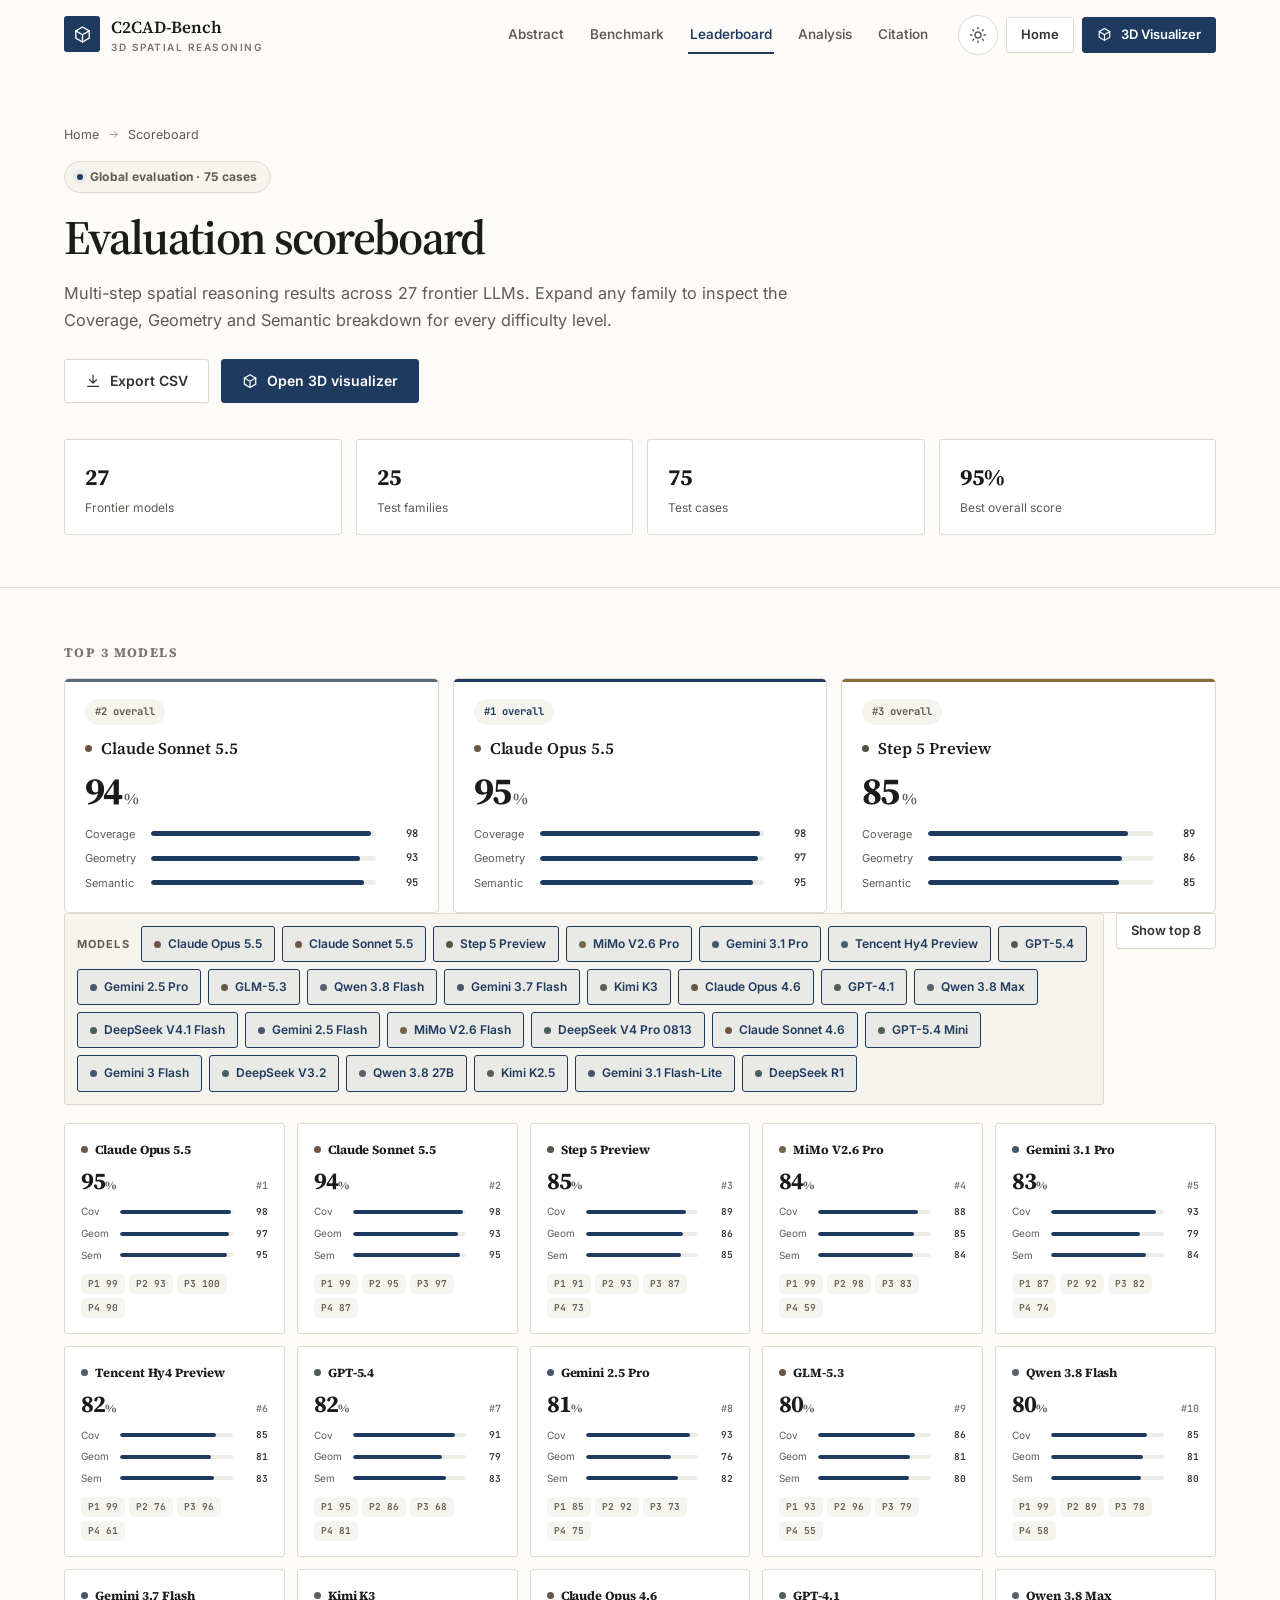
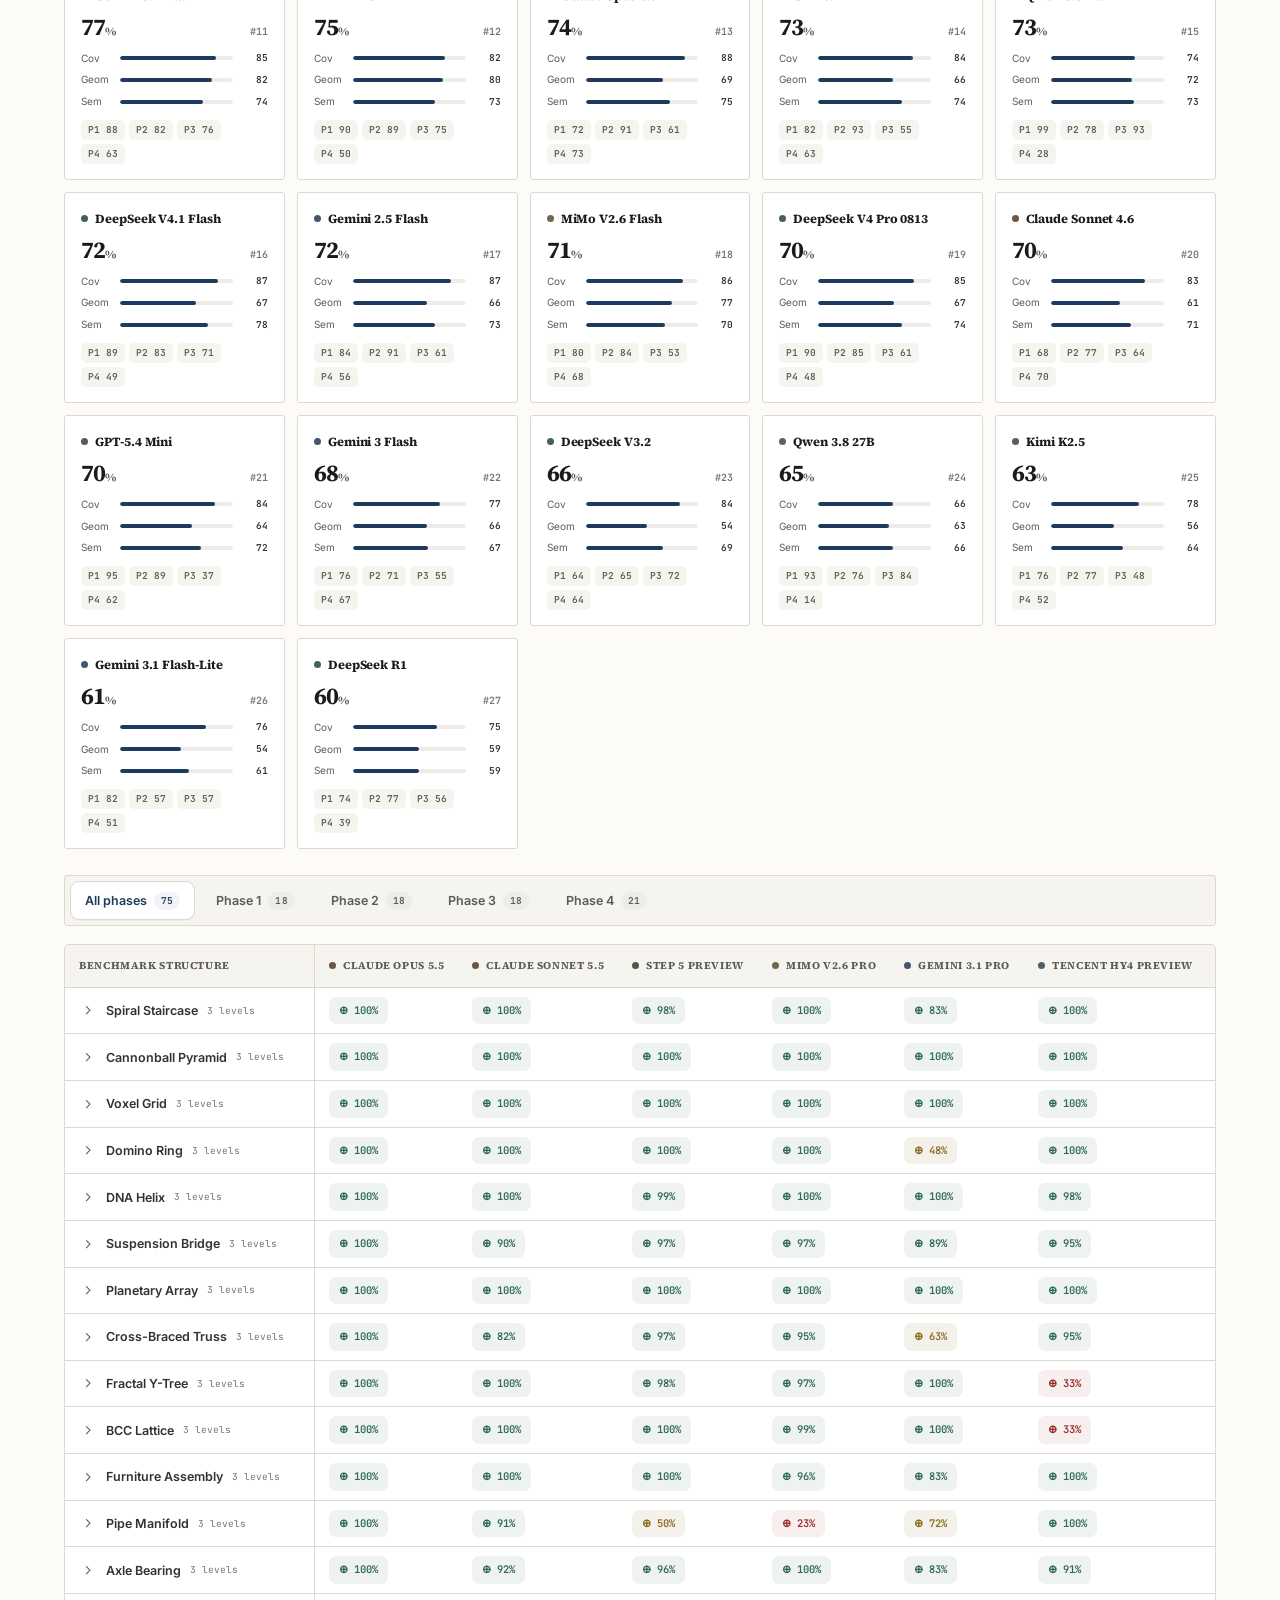
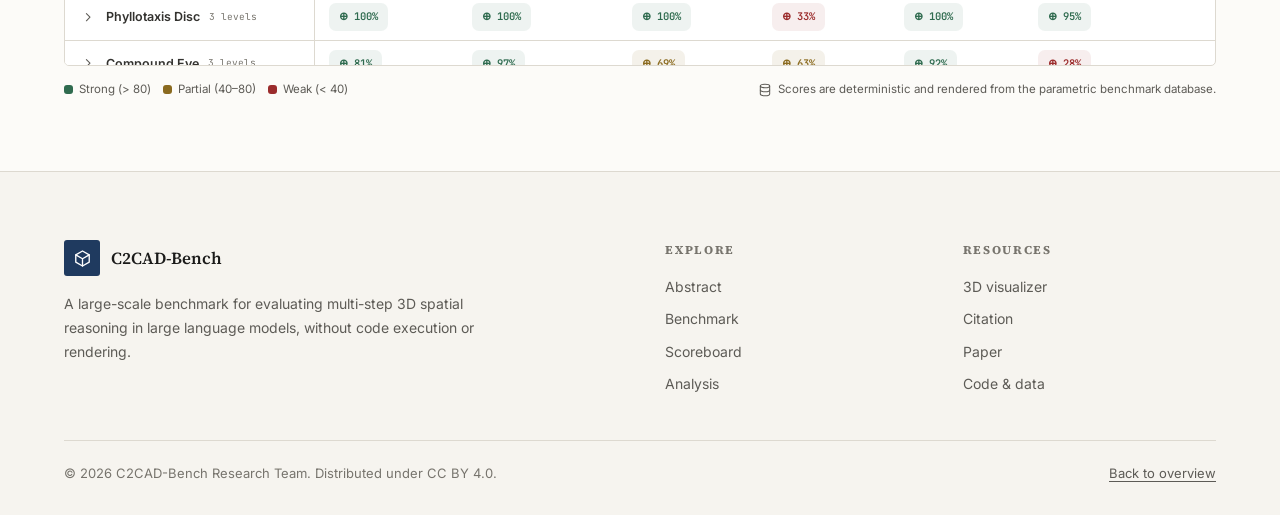
<file: ui/results.html>
<!DOCTYPE html>
<html lang="en" data-theme="light">
<head>
    <meta charset="UTF-8">
    <meta name="viewport" content="width=device-width, initial-scale=1.0">
    <title>C2CAD-Bench Scoreboard</title>
    <meta name="description" content="Full evaluation scoreboard for C2CAD-Bench across 27 frontier LLMs, 25 test families and 75 test cases.">
    <meta name="theme-color" content="#ffffff">

    <link rel="icon" href="data:image/svg+xml,%3Csvg xmlns='http://www.w3.org/2000/svg' viewBox='0 0 32 32'%3E%3Crect width='32' height='32' rx='8' fill='%231f3a5f'/%3E%3Cpath d='M16 6 7 11v10l9 5 9-5V11l-9-5Z' fill='none' stroke='white' stroke-width='1.8'/%3E%3Cpath d='m7 11 9 5 9-5M16 16v10' fill='none' stroke='white' stroke-width='1.8'/%3E%3C/svg%3E">

    <link rel="preconnect" href="https://fonts.googleapis.com">
    <link rel="preconnect" href="https://fonts.gstatic.com" crossorigin>
    <link href="https://fonts.googleapis.com/css2?family=Inter:wght@400;500;600&amp;family=JetBrains+Mono:wght@400;500&amp;family=Source+Serif+4:opsz,wght@8..60,400;8..60,600&amp;display=swap" rel="stylesheet">

    <link rel="stylesheet" href="../css/global.css">
    <link rel="stylesheet" href="../css/dashboard.css">
    <link rel="stylesheet" href="../css/research.css">

    <script>
        (function () {
            try {
                var saved = localStorage.getItem('c2cad-theme');
                if (saved === 'dark' || saved === 'light') {
                    document.documentElement.setAttribute('data-theme', saved);
                }
            } catch (e) { /* noop */ }
        })();
    </script>
</head>
<body>

    <div class="scroll-progress" aria-hidden="true"></div>

    <svg aria-hidden="true" style="position:absolute;width:0;height:0;overflow:hidden">
        <symbol id="i-cube" viewBox="0 0 24 24"><path d="M12 2.5 3.5 7.4v9.2L12 21.5l8.5-4.9V7.4L12 2.5Z"/><path d="m3.5 7.4 8.5 4.9 8.5-4.9M12 12.3v9.2"/></symbol>
        <symbol id="i-arrow" viewBox="0 0 24 24"><path d="M5 12h14M13 6l6 6-6 6"/></symbol>
        <symbol id="i-arrow-left" viewBox="0 0 24 24"><path d="M19 12H5M11 18l-6-6 6-6"/></symbol>
        <symbol id="i-chart" viewBox="0 0 24 24"><path d="M4 20V10M10 20V4M16 20v-7M22 20H2"/></symbol>
        <symbol id="i-sun" viewBox="0 0 24 24"><circle cx="12" cy="12" r="4"/><path d="M12 2v2M12 20v2M4.9 4.9l1.4 1.4M17.7 17.7l1.4 1.4M2 12h2M20 12h2M4.9 19.1l1.4-1.4M17.7 6.3l1.4-1.4"/></symbol>
        <symbol id="i-moon" viewBox="0 0 24 24"><path d="M20.5 14.5A8.5 8.5 0 0 1 9.5 3.5a8.5 8.5 0 1 0 11 11Z"/></symbol>
        <symbol id="i-menu" viewBox="0 0 24 24"><path d="M4 7h16M4 12h16M4 17h16"/></symbol>
        <symbol id="i-close" viewBox="0 0 24 24"><path d="M6 6l12 12M18 6 6 18"/></symbol>
        <symbol id="i-download" viewBox="0 0 24 24"><path d="M12 3v12M7 10l5 5 5-5M4 20h16"/></symbol>
        <symbol id="i-database" viewBox="0 0 24 24"><ellipse cx="12" cy="5" rx="8" ry="3"/><path d="M4 5v14c0 1.7 3.6 3 8 3s8-1.3 8-3V5"/><path d="M4 12c0 1.7 3.6 3 8 3s8-1.3 8-3"/></symbol>
    </svg>

    <header class="site-header">
        <div class="container nav-inner">
            <a class="brand" href="../index.html" aria-label="C2CAD-Bench home">
                <span class="brand-mark"><svg class="icon"><use href="#i-cube"></use></svg></span>
                <span>C2CAD-Bench<span class="brand-sub">3D Spatial Reasoning</span></span>
            </a>

            <div class="nav-menu" id="site-nav-menu">
                <nav class="nav-links" aria-label="Primary">
                    <a class="nav-link" href="../index.html#abstract">Abstract</a>
                    <a class="nav-link" href="../index.html#benchmark">Benchmark</a>
                    <a class="nav-link is-active" href="results.html">Leaderboard</a>
                    <a class="nav-link" href="../index.html#analysis">Analysis</a>
                    <a class="nav-link" href="../index.html#citation">Citation</a>
                </nav>
                <div class="nav-actions">
                    <button class="icon-btn theme-toggle" type="button" data-theme-toggle aria-label="Switch theme" aria-pressed="false">
                        <svg class="icon icon-sun"><use href="#i-sun"></use></svg>
                        <svg class="icon icon-moon"><use href="#i-moon"></use></svg>
                    </button>
                    <a class="btn btn-ghost btn-sm" href="../index.html">Home</a>
                    <a class="btn btn-primary btn-sm" href="visualizer.html">
                        <svg class="icon"><use href="#i-cube"></use></svg>
                        3D Visualizer
                    </a>
                </div>
            </div>

            <button class="nav-toggle" type="button" data-nav-toggle aria-controls="site-nav-menu" aria-expanded="false" aria-label="Toggle navigation">
                <svg class="icon icon-menu"><use href="#i-menu"></use></svg><svg class="icon icon-close"><use href="#i-close"></use></svg>
            </button>
        </div>
    </header>

    <main>
        <section class="page-hero">
            <div class="container">
                <nav class="breadcrumb" aria-label="Breadcrumb">
                    <a href="../index.html">Home</a>
                    <svg class="icon"><use href="#i-arrow"></use></svg>
                    <span>Scoreboard</span>
                </nav>

                <div class="badge"><span class="badge-dot"></span>Global evaluation · 75 cases</div>
                <h1 class="page-title" style="margin-top:16px">Evaluation scoreboard</h1>
                <p class="page-lead">
                    Multi-step spatial reasoning results across 27 frontier LLMs. Expand any family to
                    inspect the Coverage, Geometry and Semantic breakdown for every difficulty level.
                </p>

                <div class="btn-row page-hero-actions">
                    <button id="export-csv-btn" class="btn btn-ghost" type="button">
                        <svg class="icon"><use href="#i-download"></use></svg>
                        Export CSV
                    </button>
                    <a class="btn btn-primary" href="visualizer.html">
                        <svg class="icon"><use href="#i-cube"></use></svg>
                        Open 3D visualizer
                    </a>
                </div>

                <div class="kpi-strip">
                    <div class="kpi">
                        <div class="kpi-value">27</div>
                        <div class="kpi-label">Frontier models</div>
                    </div>
                    <div class="kpi">
                        <div class="kpi-value">25</div>
                        <div class="kpi-label">Test families</div>
                    </div>
                    <div class="kpi">
                        <div class="kpi-value">75</div>
                        <div class="kpi-label">Test cases</div>
                    </div>
                    <div class="kpi">
                        <div class="kpi-value" id="kpi-best">95%</div>
                        <div class="kpi-label">Best overall score</div>
                    </div>
                </div>
            </div>
        </section>

        <div class="dashboard-main">
            <div class="container">
                <div id="podium" class="podium-section"></div>

                <div class="leaderboard-toolbar">
                    <div class="model-toggle-bar" id="model-toggle-bar">
                        <span class="label">Models</span>
                    </div>
                    <button id="toggle-all-btn" class="btn btn-ghost btn-sm" type="button">Show all models</button>
                </div>

                <div class="summary-section">
                    <div class="summary-grid" id="summary-row"></div>
                </div>

                <div class="phase-tabs" id="phase-bar-container">
                    <button class="phase-tab is-active" type="button" data-phase="0">All phases <span class="badge">75</span></button>
                    <button class="phase-tab" type="button" data-phase="1">Phase 1 <span class="badge">18</span></button>
                    <button class="phase-tab" type="button" data-phase="2">Phase 2 <span class="badge">18</span></button>
                    <button class="phase-tab" type="button" data-phase="3">Phase 3 <span class="badge">18</span></button>
                    <button class="phase-tab" type="button" data-phase="4">Phase 4 <span class="badge">21</span></button>
                </div>

                <div class="scoreboard-card">
                    <div class="scoreboard-scroll">
                        <table class="scoreboard-table">
                            <thead id="table-head"></thead>
                            <tbody id="table-body">
                                <tr>
                                    <td colspan="100%">
                                        <div class="data-state">
                                            <div class="spinner"></div>
                                            <p>Loading evaluation data…</p>
                                        </div>
                                    </td>
                                </tr>
                            </tbody>
                        </table>
                    </div>
                </div>

                <div class="legend">
                    <span class="legend-item"><span class="legend-swatch good"></span>Strong (&gt; 80)</span>
                    <span class="legend-item"><span class="legend-swatch warn"></span>Partial (40–80)</span>
                    <span class="legend-item"><span class="legend-swatch bad"></span>Weak (&lt; 40)</span>
                    <span class="legend-item" style="margin-left:auto">
                        <svg class="icon" style="width:14px;height:14px"><use href="#i-database"></use></svg>
                        Scores are deterministic and rendered from the parametric benchmark database.
                    </span>
                </div>
            </div>
        </div>
    </main>

    <footer class="site-footer">
        <div class="container">
            <div class="footer-grid">
                <div class="footer-brand">
                    <a class="brand" href="../index.html">
                        <span class="brand-mark"><svg class="icon"><use href="#i-cube"></use></svg></span>
                        <span>C2CAD-Bench</span>
                    </a>
                    <p class="footer-about">
                        A large-scale benchmark for evaluating multi-step 3D spatial reasoning in
                        large language models, without code execution or rendering.
                    </p>
                </div>
                <div>
                    <div class="footer-title">Explore</div>
                    <nav class="footer-links" aria-label="Footer explore">
                        <a href="../index.html#abstract">Abstract</a>
                        <a href="../index.html#benchmark">Benchmark</a>
                        <a href="results.html">Scoreboard</a>
                        <a href="../index.html#analysis">Analysis</a>
                    </nav>
                </div>
                <div>
                    <div class="footer-title">Resources</div>
                    <nav class="footer-links" aria-label="Footer resources">
                        <a href="visualizer.html">3D visualizer</a>
                        <a href="../index.html#citation">Citation</a>
                        <a href="https://arxiv.org/abs/xxxx.xxxxx" target="_blank" rel="noopener">Paper</a>
                        <a href="https://github.com/neurips2026submission-alt/c2cad-bench" target="_blank" rel="noopener">Code &amp; data</a>
                    </nav>
                </div>
            </div>
            <div class="footer-bottom">
                <span>&copy; <span data-year>2026</span> C2CAD-Bench Research Team. Distributed under CC BY 4.0.</span>
                <a href="../index.html">Back to overview</a>
            </div>
        </div>
    </footer>

    <script>
        (function () {
            var ts = Date.now();
            var loaded = false;

            function load(src) {
                return new Promise(function (resolve, reject) {
                    var tag = document.createElement('script');
                    tag.src = src;
                    tag.onload = resolve;
                    tag.onerror = function () {
                        reject(new Error('Failed to load ' + src));
                    };
                    document.head.appendChild(tag);
                });
            }

            function loadData() {
                if (loaded) return Promise.resolve();
                return load('../results/showcase_db.js?v=' + ts)
                    .then(function () {
                        loaded = true;
                        window.dispatchEvent(new Event('CG3D_SCORE_READY'));
                        window.dispatchEvent(new Event('CG3D_DATA_READY'));
                    })
                    .catch(function (error) {
                        console.error('Scoreboard data loading error:', error);
                        window.CG3D_DATA_FAILED = error;
                        window.dispatchEvent(new CustomEvent('CG3D_DATA_ERROR', { detail: error }));
                    });
            }

            window._loadData = loadData;
            loadData();
        })();
    </script>

    <script src="../js/site.js"></script>
    <script src="../js/scoreboard.js"></script>
</body>
</html>
</file>
<file: css/global.css>
/* ==========================================================================
   C2CAD-Bench — Design System
   Modern academic bench site: light-first, dark-mode ready.
   ========================================================================== */

:root {
  /* Typography */
  --font-sans: "Inter", system-ui, -apple-system, "Segoe UI", sans-serif;
  --font-display: "Sora", "Inter", system-ui, sans-serif;
  --font-mono: "JetBrains Mono", "SFMono-Regular", Consolas, monospace;

  /* Brand palette */
  --accent: #1f3a5f;
  --accent-strong: #14273f;
  --accent-soft: rgba(31, 58, 95, 0.06);
  --accent-ring: rgba(31, 58, 95, 0.22);
  --accent-2: #5b6b7c;
  --accent-2-soft: rgba(91, 107, 124, 0.09);
  --accent-3: #8a6d3b;
  --gradient: var(--accent);
  --gradient-soft: rgba(31, 58, 95, 0.06);

  /* Surfaces */
  --bg: #ffffff;
  --bg-soft: #f5f6fb;
  --bg-deep: #eef0f8;
  --bg-elev: #ffffff;
  --bg-glass: rgba(255, 255, 255, 0.78);
  --bg-code: #0d1224;

  /* Ink */
  --ink: #0b1020;
  --ink-soft: #2a3350;
  --muted: #5a647c;
  --muted-2: #7a849c;

  /* Lines */
  --border: #e6e8f2;
  --border-strong: #d5d9ea;

  /* Status */
  --good: #059669;
  --good-bg: rgba(5, 150, 105, 0.1);
  --warn: #d97706;
  --warn-bg: rgba(217, 119, 6, 0.11);
  --bad: #9b2c2c;
  --bad-bg: rgba(225, 29, 72, 0.1);

  /* Effects */
  --radius-xs: 8px;
  --radius-sm: 12px;
  --radius: 18px;
  --radius-lg: 26px;
  --radius-full: 999px;
  --shadow-xs: 0 1px 2px rgba(11, 16, 32, 0.05);
  --shadow-sm: 0 2px 8px rgba(11, 16, 32, 0.05);
  --shadow-md: 0 12px 32px -12px rgba(11, 16, 32, 0.18);
  --shadow-lg: 0 30px 60px -24px rgba(11, 16, 32, 0.26);
  --shadow-glow: 0 18px 50px -18px rgba(79, 70, 229, 0.55);
  --transition: 180ms cubic-bezier(0.22, 0.61, 0.36, 1);

  /* Layout */
  --nav-h: 70px;
  --container: 1200px;
  --container-wide: 1320px;

  color-scheme: light;
}

[data-theme="dark"] {
  --accent: #9db8d6;
  --accent-strong: #c3d6ea;
  --accent-soft: rgba(157, 184, 214, 0.09);
  --accent-ring: rgba(157, 184, 214, 0.22);
  --accent-2: #a8a396;
  --accent-2-soft: rgba(168, 163, 150, 0.1);
  --accent-3: #c2a878;
  --gradient: var(--accent);
  --gradient-soft: rgba(157, 184, 214, 0.09);

  --bg: #080b15;
  --bg-soft: #0d1120;
  --bg-deep: #111629;
  --bg-elev: #111628;
  --bg-glass: rgba(10, 14, 27, 0.72);
  --bg-code: #060913;

  --ink: #f1f3ff;
  --ink-soft: #cbd1ea;
  --muted: #9aa3c0;
  --muted-2: #7e88a8;

  --border: #202944;
  --border-strong: #2c3758;

  --good: #34d399;
  --good-bg: rgba(52, 211, 153, 0.12);
  --warn: #fbbf24;
  --warn-bg: rgba(251, 191, 36, 0.12);
  --bad: #cf9191;
  --bad-bg: rgba(251, 113, 133, 0.12);

  --shadow-xs: 0 1px 2px rgba(0, 0, 0, 0.3);
  --shadow-sm: 0 2px 10px rgba(0, 0, 0, 0.35);
  --shadow-md: 0 16px 36px -16px rgba(0, 0, 0, 0.6);
  --shadow-lg: 0 34px 70px -26px rgba(0, 0, 0, 0.72);
  --shadow-glow: 0 20px 55px -18px rgba(129, 140, 248, 0.4);

  color-scheme: dark;
}

/* --------------------------------------------------------------------------
   Reset & base
   -------------------------------------------------------------------------- */

*,
*::before,
*::after {
  box-sizing: border-box;
}

html {
  scroll-behavior: smooth;
  scroll-padding-top: calc(var(--nav-h) + 28px);
  -webkit-text-size-adjust: 100%;
}

body {
  margin: 0;
  min-height: 100vh;
  background: var(--bg);
  color: var(--ink);
  font-family: var(--font-sans);
  font-size: 16px;
  line-height: 1.68;
  -webkit-font-smoothing: antialiased;
  text-rendering: optimizeLegibility;
  overflow-x: hidden;
  transition: background-color 220ms ease, color 220ms ease;
}

h1,
h2,
h3,
h4,
h5,
h6 {
  margin: 0;
  font-family: var(--font-display);
  font-weight: 700;
  line-height: 1.18;
  letter-spacing: -0.02em;
  color: var(--ink);
}

p {
  margin: 0;
}

a {
  color: inherit;
  text-decoration: none;
}

img,
svg,
canvas {
  display: block;
  max-width: 100%;
}

button,
input,
select,
textarea {
  font: inherit;
  color: inherit;
}

button {
  background: none;
  border: 0;
  cursor: pointer;
}

ul,
ol {
  margin: 0;
  padding: 0;
  list-style: none;
}

pre,
code,
kbd {
  font-family: var(--font-mono);
}

::selection {
  background: var(--accent);
  color: #ffffff;
}

:focus-visible {
  outline: 2px solid var(--accent);
  outline-offset: 3px;
  border-radius: 6px;
}

/* Scrollbars */
* {
  scrollbar-width: thin;
  scrollbar-color: var(--border-strong) transparent;
}

*::-webkit-scrollbar {
  width: 10px;
  height: 10px;
}

*::-webkit-scrollbar-thumb {
  background: var(--border-strong);
  border-radius: 999px;
  border: 2px solid var(--bg);
}

*::-webkit-scrollbar-track {
  background: transparent;
}

/* --------------------------------------------------------------------------
   Layout helpers
   -------------------------------------------------------------------------- */

.container {
  width: 100%;
  max-width: var(--container);
  margin-inline: auto;
  padding-inline: 24px;
}

.container-wide {
  max-width: var(--container-wide);
}

.section {
  position: relative;
  padding: 96px 0;
}

.section--tight {
  padding: 72px 0;
}

.section--soft {
  background: var(--bg-soft);
  border-block: 1px solid var(--border);
}

.section--deep {
  background: var(--bg-deep);
}

.section-head {
  max-width: 760px;
  margin-bottom: 46px;
}

.section-head--center {
  margin-inline: auto;
  text-align: center;
}

.section-head--split {
  display: flex;
  align-items: flex-end;
  justify-content: space-between;
  gap: 32px;
  max-width: none;
}

.eyebrow {
  display: inline-flex;
  align-items: center;
  gap: 9px;
  font-size: 12px;
  font-weight: 700;
  letter-spacing: 0.16em;
  text-transform: uppercase;
  color: var(--accent);
}

.eyebrow::before {
  content: "";
  width: 22px;
  height: 2px;
  border-radius: 2px;
  background: var(--gradient);
}

.section-title {
  margin: 10px 0 14px;
  font-size: clamp(1.7rem, 3.3vw, 2.55rem);
  font-weight: 700;
}

.section-lead {
  max-width: 680px;
  color: var(--muted);
  font-size: 1.04rem;
}

.section-head--center .section-lead {
  margin-inline: auto;
}

.text-gradient {
  color: var(--accent);
}

.muted {
  color: var(--muted);
}

.mono {
  font-family: var(--font-mono);
}

.text-good {
  color: var(--good);
}

.text-warn {
  color: var(--warn);
}

.text-bad {
  color: var(--bad);
}

.icon {
  width: 1.15em;
  height: 1.15em;
  flex: 0 0 auto;
  fill: none;
  stroke: currentColor;
  stroke-width: 1.8;
  stroke-linecap: round;
  stroke-linejoin: round;
}

.visually-hidden {
  position: absolute !important;
  width: 1px;
  height: 1px;
  padding: 0;
  margin: -1px;
  overflow: hidden;
  clip: rect(0, 0, 0, 0);
  white-space: nowrap;
  border: 0;
}

.spinner {
  width: 26px;
  height: 26px;
  border: 2px solid var(--border);
  border-top-color: var(--accent);
  border-radius: 50%;
  animation: spin 0.8s linear infinite;
}

@keyframes spin {
  to {
    transform: rotate(360deg);
  }
}

/* Provider markers (shared by scoreboard and visualizer) */
.provider-dot {
  display: inline-block;
  width: 7px;
  height: 7px;
  flex: 0 0 auto;
  border-radius: 50%;
  background: #94a3b8;
}

.dot-gemini {
  background: #3b5f8a;
}

.dot-claude {
  background: #8a5a3b;
}

.dot-deepseek {
  background: #3f6b6b;
}

.dot-openai {
  background: #4f6b4f;
}

.dot-mistral {
  background: #8a4d4d;
}

.dot-kimi {
  background: #6b6459;
}

.dot-custom {
  background: #77746d;
}

.dot-qwen {
  background: #5b6b7c;
}

.dot-xiaomi {
  background: #8a6d3b;
}

.dot-tencent {
  background: #3f6b8a;
}

.dot-stepfun {
  background: #55603f;
}

.dot-deepinfra {
  background: #6b6459;
}

.dot-zhipu {
  background: #7a5c43;
}

/* --------------------------------------------------------------------------
   Buttons & badges
   -------------------------------------------------------------------------- */

.btn {
  display: inline-flex;
  align-items: center;
  justify-content: center;
  gap: 9px;
  min-height: 44px;
  padding: 10px 20px;
  border: 1px solid transparent;
  border-radius: var(--radius-sm);
  font-family: var(--font-sans);
  font-size: 14px;
  font-weight: 600;
  line-height: 1;
  white-space: nowrap;
  cursor: pointer;
  transition: transform var(--transition), background var(--transition),
    border-color var(--transition), box-shadow var(--transition), color var(--transition);
}

.btn:hover {
  transform: translateY(-1px);
}

.btn:active {
  transform: translateY(0);
}

.btn-primary {
  background: var(--accent);
  color: #ffffff;
  box-shadow: 0 10px 24px -12px var(--accent);
}

.btn-primary:hover {
  background: var(--accent-strong);
  box-shadow: 0 14px 30px -12px var(--accent);
}

.btn-gradient {
  background: var(--gradient);
  color: #ffffff;
  box-shadow: var(--shadow-glow);
}

.btn-gradient:hover {
  filter: brightness(1.05);
}

.btn-ghost {
  background: var(--bg-elev);
  border-color: var(--border);
  color: var(--ink-soft);
  box-shadow: var(--shadow-xs);
}

.btn-ghost:hover {
  border-color: var(--border-strong);
  color: var(--ink);
  box-shadow: var(--shadow-sm);
}

.btn-soft {
  background: var(--accent-soft);
  color: var(--accent);
}

.btn-soft:hover {
  background: var(--accent);
  color: #ffffff;
}

.btn-sm {
  min-height: 36px;
  padding: 8px 14px;
  font-size: 13px;
}

.btn-lg {
  min-height: 52px;
  padding: 14px 26px;
  font-size: 15px;
  border-radius: 14px;
}

.btn-row {
  display: flex;
  flex-wrap: wrap;
  gap: 12px;
}

.badge {
  display: inline-flex;
  align-items: center;
  gap: 7px;
  padding: 5px 12px;
  border-radius: var(--radius-full);
  background: var(--accent-soft);
  border: 1px solid var(--accent-ring);
  color: var(--accent);
  font-size: 12px;
  font-weight: 700;
  letter-spacing: 0.02em;
}

.badge-dot {
  width: 6px;
  height: 6px;
  border-radius: 50%;
  background: var(--accent);
  box-shadow: 0 0 0 4px var(--accent-soft);
}

/* --------------------------------------------------------------------------
   Cards
   -------------------------------------------------------------------------- */

.card {
  background: var(--bg-elev);
  border: 1px solid var(--border);
  border-radius: var(--radius);
  box-shadow: var(--shadow-sm);
}

.card-hover {
  transition: transform var(--transition), box-shadow var(--transition),
    border-color var(--transition);
}

.card-hover:hover {
  transform: translateY(-4px);
  border-color: var(--border-strong);
  box-shadow: var(--shadow-md);
}

/* --------------------------------------------------------------------------
   Header / navigation
   -------------------------------------------------------------------------- */

.scroll-progress {
  position: fixed;
  inset: 0 auto auto 0;
  width: 0;
  height: 3px;
  z-index: 1200;
  background: var(--gradient);
  box-shadow: 0 0 12px var(--accent-ring);
  pointer-events: none;
}

.site-header {
  position: fixed;
  inset: 0 0 auto 0;
  z-index: 1000;
  height: var(--nav-h);
  background: var(--bg-glass);
  border-bottom: 1px solid transparent;
  -webkit-backdrop-filter: blur(16px) saturate(160%);
  backdrop-filter: blur(16px) saturate(160%);
  transition: border-color var(--transition), box-shadow var(--transition);
}

.site-header.is-scrolled {
  border-bottom-color: var(--border);
  box-shadow: var(--shadow-sm);
}

.nav-inner {
  display: flex;
  align-items: center;
  gap: 22px;
  height: 100%;
}

.brand {
  display: inline-flex;
  align-items: center;
  gap: 11px;
  font-family: var(--font-display);
  font-size: 1.06rem;
  font-weight: 700;
  letter-spacing: -0.02em;
  white-space: nowrap;
}

.brand-mark {
  display: grid;
  place-items: center;
  width: 36px;
  height: 36px;
  border-radius: 11px;
  background: var(--gradient);
  color: #ffffff;
  box-shadow: 0 8px 18px -8px var(--accent);
}

.brand-mark .icon {
  width: 19px;
  height: 19px;
  stroke-width: 1.7;
}

.brand-sub {
  display: block;
  margin-top: -2px;
  font-family: var(--font-sans);
  font-size: 10px;
  font-weight: 600;
  letter-spacing: 0.15em;
  text-transform: uppercase;
  color: var(--muted-2);
}

.nav-menu {
  display: flex;
  align-items: center;
  gap: 18px;
  margin-left: auto;
}

.nav-links {
  display: flex;
  align-items: center;
  gap: 2px;
}

.nav-link {
  padding: 8px 13px;
  border-radius: var(--radius-full);
  font-size: 13.5px;
  font-weight: 550;
  color: var(--muted);
  transition: color var(--transition), background var(--transition);
}

.nav-link:hover {
  color: var(--ink);
  background: var(--bg-soft);
}

.nav-link.is-active {
  color: var(--accent);
  background: var(--accent-soft);
}

.nav-actions {
  display: flex;
  align-items: center;
  gap: 8px;
}

.icon-btn {
  display: inline-grid;
  place-items: center;
  width: 40px;
  height: 40px;
  border-radius: var(--radius-full);
  border: 1px solid var(--border);
  background: var(--bg-elev);
  color: var(--muted);
  transition: color var(--transition), background var(--transition),
    border-color var(--transition), transform var(--transition);
}

.icon-btn:hover {
  transform: translateY(-1px);
  color: var(--ink);
  border-color: var(--border-strong);
}

.icon-btn .icon {
  width: 18px;
  height: 18px;
}

.nav-toggle {
  display: none;
  width: 42px;
  height: 42px;
  place-items: center;
  border-radius: var(--radius-sm);
  border: 1px solid var(--border);
  background: var(--bg-elev);
  color: var(--ink);
  margin-left: auto;
}

.nav-toggle .icon-close {
  display: none;
}

.nav-toggle[aria-expanded="true"] .icon-menu {
  display: none;
}

.nav-toggle[aria-expanded="true"] .icon-close {
  display: block;
}

.theme-toggle .icon-moon {
  display: none;
}

[data-theme="dark"] .theme-toggle .icon-sun {
  display: none;
}

[data-theme="dark"] .theme-toggle .icon-moon {
  display: block;
}

/* --------------------------------------------------------------------------
   Footer
   -------------------------------------------------------------------------- */

.site-footer {
  padding: 68px 0 30px;
  background: var(--bg-soft);
  border-top: 1px solid var(--border);
}

.footer-grid {
  display: grid;
  grid-template-columns: 2.2fr 1fr 1fr;
  gap: 44px;
}

.footer-brand .brand {
  margin-bottom: 16px;
}

.footer-about {
  max-width: 420px;
  color: var(--muted);
  font-size: 14px;
}

.footer-title {
  margin-bottom: 14px;
  font-family: var(--font-display);
  font-size: 12px;
  font-weight: 700;
  letter-spacing: 0.14em;
  text-transform: uppercase;
  color: var(--muted-2);
}

.footer-links {
  display: flex;
  flex-direction: column;
  gap: 9px;
}

.footer-links a {
  width: fit-content;
  color: var(--muted);
  font-size: 14px;
  transition: color var(--transition);
}

.footer-links a:hover {
  color: var(--accent);
}

.footer-bottom {
  display: flex;
  align-items: center;
  justify-content: space-between;
  gap: 18px;
  margin-top: 44px;
  padding-top: 22px;
  border-top: 1px solid var(--border);
  color: var(--muted-2);
  font-size: 13px;
}

.footer-bottom a {
  color: var(--muted);
  text-decoration: underline;
  text-underline-offset: 3px;
}

.footer-bottom a:hover {
  color: var(--accent);
}

/* --------------------------------------------------------------------------
   Reveal animation
   -------------------------------------------------------------------------- */

.reveal {
  opacity: 0;
  transform: translateY(18px);
  transition: opacity 620ms cubic-bezier(0.22, 0.61, 0.36, 1),
    transform 620ms cubic-bezier(0.22, 0.61, 0.36, 1);
}

.reveal.is-visible {
  opacity: 1;
  transform: none;
}

@media (prefers-reduced-motion: reduce) {
  html {
    scroll-behavior: auto;
  }

  *,
  *::before,
  *::after {
    animation-duration: 0.01ms !important;
    animation-iteration-count: 1 !important;
    transition-duration: 0.01ms !important;
  }

  .reveal {
    opacity: 1;
    transform: none;
  }
}

/* --------------------------------------------------------------------------
   Lightbox
   -------------------------------------------------------------------------- */

.lightbox {
  position: fixed;
  inset: 0;
  z-index: 2000;
  display: grid;
  place-items: center;
  padding: 28px;
  background: rgba(4, 7, 18, 0.86);
  -webkit-backdrop-filter: blur(10px);
  backdrop-filter: blur(10px);
  opacity: 0;
  visibility: hidden;
  transition: opacity 220ms ease, visibility 220ms ease;
}

.lightbox.is-open {
  opacity: 1;
  visibility: visible;
}

.lightbox-inner {
  display: flex;
  flex-direction: column;
  gap: 14px;
  max-width: min(1120px, 94vw);
  transform: scale(0.97);
  transition: transform 220ms ease;
}

.lightbox.is-open .lightbox-inner {
  transform: scale(1);
}

.lightbox img {
  max-height: 78vh;
  width: auto;
  margin-inline: auto;
  border-radius: 12px;
  background: #ffffff;
  box-shadow: 0 40px 90px -30px rgba(0, 0, 0, 0.7);
}

.lightbox-caption {
  color: #e7eaf7;
  font-size: 13.5px;
  text-align: center;
}

.lightbox-close {
  position: fixed;
  top: 22px;
  right: 24px;
  display: grid;
  place-items: center;
  width: 44px;
  height: 44px;
  border-radius: 50%;
  border: 1px solid rgba(255, 255, 255, 0.18);
  background: rgba(255, 255, 255, 0.1);
  color: #ffffff;
  transition: background var(--transition), transform var(--transition);
}

.lightbox-close:hover {
  background: rgba(255, 255, 255, 0.2);
  transform: rotate(90deg);
}

body.has-lightbox {
  overflow: hidden;
}

/* --------------------------------------------------------------------------
   Responsive
   -------------------------------------------------------------------------- */

@media (max-width: 1040px) {
  .nav-links {
    gap: 0;
  }

  .nav-link {
    padding: 8px 10px;
    font-size: 13px;
  }
}

@media (max-width: 920px) {
  .nav-toggle {
    display: grid;
  }

  .nav-menu {
    position: absolute;
    top: calc(var(--nav-h) + 8px);
    left: 16px;
    right: 16px;
    flex-direction: column;
    align-items: stretch;
    gap: 10px;
    padding: 14px;
    border: 1px solid var(--border);
    border-radius: var(--radius);
    background: var(--bg-elev);
    box-shadow: var(--shadow-lg);
    opacity: 0;
    visibility: hidden;
    transform: translateY(-8px);
    transition: opacity var(--transition), transform var(--transition),
      visibility var(--transition);
  }

  .nav-menu.is-open {
    opacity: 1;
    visibility: visible;
    transform: none;
  }

  .nav-links {
    flex-direction: column;
    align-items: stretch;
    gap: 2px;
  }

  .nav-link {
    padding: 11px 14px;
    font-size: 14px;
    border-radius: var(--radius-sm);
  }

  .nav-actions {
    padding-top: 10px;
    border-top: 1px solid var(--border);
  }

  .nav-actions .btn {
    flex: 1;
  }

  .footer-grid {
    grid-template-columns: 1fr 1fr;
  }

  .footer-brand {
    grid-column: 1 / -1;
  }
}

@media (max-width: 640px) {
  :root {
    --nav-h: 64px;
  }

  .container {
    padding-inline: 18px;
  }

  .section {
    padding: 70px 0;
  }

  .section--tight {
    padding: 54px 0;
  }

  .brand {
    font-size: 0.98rem;
  }

  .brand-mark {
    width: 33px;
    height: 33px;
  }

  .footer-grid {
    grid-template-columns: 1fr;
    gap: 30px;
  }

  .footer-bottom {
    flex-direction: column;
    align-items: flex-start;
  }
}
</file>
<file: css/dashboard.css>
/* ==========================================================================
   C2CAD-Bench — Scoreboard
   ========================================================================== */

.page-hero {
  position: relative;
  overflow: hidden;
  padding: calc(var(--nav-h) + 54px) 0 52px;
  border-bottom: 1px solid var(--border);
  background: var(--bg);
}

.page-hero::after {
  content: "";
  position: absolute;
  inset: 0;
  pointer-events: none;
  opacity: 0.4;
  display: none;
}

.page-hero .container {
  position: relative;
  z-index: 1;
}

.breadcrumb {
  display: flex;
  align-items: center;
  gap: 8px;
  margin-bottom: 16px;
  color: var(--muted);
  font-size: 12.5px;
}

.breadcrumb a:hover {
  color: var(--accent);
}

.breadcrumb .icon {
  width: 13px;
  height: 13px;
  opacity: 0.6;
}

.page-title {
  max-width: 860px;
  font-size: clamp(2rem, 4vw, 3rem);
  letter-spacing: -0.035em;
}

.page-lead {
  max-width: 760px;
  margin-top: 14px;
  color: var(--muted);
  font-size: 1.02rem;
}

.page-hero-actions {
  margin-top: 24px;
}

/* KPI strip */

.kpi-strip {
  display: grid;
  grid-template-columns: repeat(4, minmax(0, 1fr));
  gap: 14px;
  margin-top: 36px;
}

.kpi {
  padding: 18px 20px;
  border: 1px solid var(--border);
  border-radius: var(--radius-sm);
  background: var(--bg-elev);
  box-shadow: var(--shadow-xs);
}

.kpi-value {
  font-family: var(--font-display);
  font-size: 1.45rem;
  font-weight: 700;
  letter-spacing: -0.03em;
}

.kpi-label {
  margin-top: 3px;
  color: var(--muted);
  font-size: 12px;
  line-height: 1.4;
}

/* --------------------------------------------------------------------------
   Podium
   -------------------------------------------------------------------------- */

.podium-section {
  margin-top: 26px;
}

.podium-title {
  display: flex;
  align-items: center;
  gap: 10px;
  margin-bottom: 14px;
  font-family: var(--font-display);
  font-size: 13px;
  font-weight: 700;
  letter-spacing: 0.11em;
  text-transform: uppercase;
  color: var(--muted-2);
}

.podium-grid {
  display: grid;
  grid-template-columns: repeat(3, minmax(0, 1fr));
  gap: 14px;
}

.podium-card {
  position: relative;
  display: flex;
  flex-direction: column;
  gap: 10px;
  padding: 20px;
  overflow: hidden;
  border: 1px solid var(--border);
  border-radius: var(--radius);
  background: var(--bg-elev);
  box-shadow: var(--shadow-sm);
}

.podium-card::before {
  content: "";
  position: absolute;
  inset: 0 0 auto 0;
  height: 3px;
  background: var(--podium-color, var(--accent));
}

.podium-card[data-rank="1"] {
  --podium-color: #1f3a5f;
  order: 2;
  border-color: var(--border);
  background: var(--bg-elev);
}

.podium-card[data-rank="2"] {
  --podium-color: #5b6b7c;
  order: 1;
}

.podium-card[data-rank="3"] {
  --podium-color: #8a6d3b;
  order: 3;
}

.podium-rank {
  display: inline-flex;
  align-items: center;
  gap: 6px;
  width: fit-content;
  padding: 4px 10px;
  border-radius: var(--radius-full);
  background: var(--bg-soft);
  color: var(--muted);
  font-family: var(--font-mono);
  font-size: 10.5px;
  font-weight: 700;
}

.podium-card[data-rank="1"] .podium-rank {
  background: rgba(245, 158, 11, 0.16);
  color: var(--accent);
}

[data-theme="dark"] .podium-card[data-rank="1"] .podium-rank {
  color: var(--accent);
}

.podium-model {
  display: flex;
  align-items: center;
  gap: 9px;
  font-family: var(--font-display);
  font-size: 1.02rem;
  font-weight: 700;
}

.podium-score {
  display: flex;
  align-items: baseline;
  gap: 3px;
  font-family: var(--font-display);
  font-size: 2.4rem;
  font-weight: 700;
  letter-spacing: -0.05em;
  line-height: 1;
}

.podium-score small {
  font-size: 1rem;
  font-weight: 600;
  color: var(--muted);
}

.podium-metrics {
  display: grid;
  gap: 6px;
  margin-top: 4px;
}

.podium-metric {
  display: grid;
  grid-template-columns: 58px 1fr 34px;
  align-items: center;
  gap: 8px;
  color: var(--muted);
  font-size: 11px;
}

.podium-metric .track {
  height: 5px;
  overflow: hidden;
  border-radius: 999px;
  background: var(--bg-deep);
}

.podium-metric .track span {
  display: block;
  height: 100%;
  width: var(--value, 0%);
  border-radius: inherit;
  background: var(--accent);
}

.podium-metric b {
  color: var(--ink-soft);
  font-family: var(--font-mono);
  font-size: 10.5px;
  font-weight: 600;
  text-align: right;
}

/* --------------------------------------------------------------------------
   Controls
   -------------------------------------------------------------------------- */

.leaderboard-toolbar {
  display: flex;
  flex-wrap: wrap;
  align-items: flex-start;
  gap: 12px;
  margin-bottom: 18px;
}

.model-toggle-bar {
  display: flex;
  flex: 1;
  flex-wrap: wrap;
  align-items: center;
  gap: 7px;
  min-width: 0;
  padding: 12px;
  border: 1px solid var(--border);
  border-radius: var(--radius-sm);
  background: var(--bg-soft);
}

.model-toggle-bar .label {
  margin-right: 4px;
  color: var(--muted);
  font-size: 11px;
  font-weight: 700;
  letter-spacing: 0.1em;
  text-transform: uppercase;
}

.model-chip {
  display: inline-flex;
  align-items: center;
  gap: 7px;
  padding: 7px 12px;
  border: 1px solid var(--border);
  border-radius: var(--radius-full);
  background: var(--bg-elev);
  color: var(--muted);
  font-size: 12px;
  font-weight: 600;
  cursor: pointer;
  transition: all var(--transition);
}

.model-chip:hover {
  transform: translateY(-1px);
  border-color: var(--border-strong);
  color: var(--ink);
}

.model-chip.is-active {
  border-color: var(--accent);
  background: var(--accent);
  color: #ffffff;
  box-shadow: 0 6px 16px -8px var(--accent);
}


.model-chip.is-active .provider-dot {
  box-shadow: 0 0 0 2px rgba(255, 255, 255, 0.35);
}

/* Summary cards */

.summary-section {
  margin-bottom: 26px;
}

.summary-grid {
  display: grid;
  grid-template-columns: repeat(auto-fill, minmax(220px, 1fr));
  gap: 12px;
}

.summary-card {
  padding: 15px 16px;
  border: 1px solid var(--border);
  border-radius: var(--radius-sm);
  background: var(--bg-elev);
  box-shadow: var(--shadow-xs);
  transition: border-color var(--transition), box-shadow var(--transition);
}

.summary-card:hover {
  border-color: var(--border-strong);
  box-shadow: var(--shadow-sm);
}

.summary-card .model-name {
  display: flex;
  align-items: center;
  gap: 7px;
  margin-bottom: 9px;
  font-size: 12.5px;
  font-weight: 700;
}

.summary-top {
  display: flex;
  align-items: baseline;
  justify-content: space-between;
  gap: 8px;
  margin-bottom: 9px;
}

.summary-global {
  font-family: var(--font-display);
  font-size: 1.5rem;
  font-weight: 700;
  letter-spacing: -0.04em;
  line-height: 1;
}

.summary-global small {
  font-size: 0.7rem;
  color: var(--muted);
}

.summary-rank {
  color: var(--muted-2);
  font-family: var(--font-mono);
  font-size: 10px;
  font-weight: 600;
}

.summary-bars {
  display: grid;
  gap: 5px;
}

.summary-bar {
  display: grid;
  grid-template-columns: 32px 1fr 28px;
  align-items: center;
  gap: 7px;
  color: var(--muted);
  font-size: 10px;
}

.summary-bar .track {
  height: 4px;
  overflow: hidden;
  border-radius: 999px;
  background: var(--bg-deep);
}

.summary-bar .track span {
  display: block;
  height: 100%;
  width: var(--value, 0%);
  border-radius: inherit;
  background: var(--accent);
}

.summary-bar b {
  color: var(--ink-soft);
  font-family: var(--font-mono);
  font-size: 9.5px;
  font-weight: 600;
  text-align: right;
}

.summary-phases {
  display: flex;
  flex-wrap: wrap;
  gap: 4px;
  margin-top: 10px;
}

.summary-phase {
  padding: 2px 7px;
  border-radius: 5px;
  background: var(--bg-soft);
  color: var(--muted);
  font-family: var(--font-mono);
  font-size: 9.5px;
  font-weight: 600;
}

/* --------------------------------------------------------------------------
   Phase tabs
   -------------------------------------------------------------------------- */

.phase-tabs {
  display: flex;
  flex-wrap: wrap;
  gap: 6px;
  margin-bottom: 18px;
  padding: 5px;
  border: 1px solid var(--border);
  border-radius: var(--radius-sm);
  background: var(--bg-soft);
}

.phase-tab {
  display: inline-flex;
  align-items: center;
  gap: 7px;
  padding: 8px 14px;
  border: 1px solid transparent;
  border-radius: 9px;
  background: transparent;
  color: var(--muted);
  font-size: 12.5px;
  font-weight: 600;
  cursor: pointer;
  transition: all var(--transition);
}

.phase-tab:hover {
  color: var(--ink);
  background: var(--bg-elev);
}

.phase-tab.is-active {
  border-color: var(--border);
  background: var(--bg-elev);
  color: var(--accent);
  box-shadow: var(--shadow-xs);
}

.phase-tab .badge {
  padding: 1px 7px;
  border: 0;
  background: var(--bg-deep);
  color: var(--muted);
  font-family: var(--font-mono);
  font-size: 9.5px;
  font-weight: 600;
}

.phase-tab.is-active .badge {
  background: var(--accent-soft);
  color: var(--accent);
}

/* --------------------------------------------------------------------------
   Scoreboard table
   -------------------------------------------------------------------------- */

.scoreboard-card {
  overflow: hidden;
  border: 1px solid var(--border);
  border-radius: var(--radius-sm);
  background: var(--bg-elev);
  box-shadow: var(--shadow-sm);
}

.scoreboard-scroll {
  overflow-x: auto;
  max-height: 720px;
  overflow-y: auto;
}

.scoreboard-table {
  width: 100%;
  min-width: 760px;
  border-collapse: separate;
  border-spacing: 0;
  font-size: 12.5px;
}

.scoreboard-table thead th {
  position: sticky;
  top: 0;
  z-index: 5;
  padding: 12px 14px;
  background: var(--bg-soft);
  border-bottom: 1px solid var(--border);
  color: var(--muted);
  font-family: var(--font-display);
  font-size: 10.5px;
  font-weight: 700;
  letter-spacing: 0.06em;
  text-align: left;
  text-transform: uppercase;
  white-space: nowrap;
}

.scoreboard-table thead th:first-child {
  left: 0;
  z-index: 6;
  min-width: 250px;
  border-right: 1px solid var(--border);
}

.scoreboard-table thead th .th-model {
  display: flex;
  align-items: center;
  gap: 7px;
}

.scoreboard-table tbody td {
  padding: 9px 14px;
  border-bottom: 1px solid var(--border);
  color: var(--muted);
  vertical-align: middle;
}

.scoreboard-table tbody tr:last-child td {
  border-bottom: 0;
}

.scoreboard-table tbody td:first-child {
  position: sticky;
  left: 0;
  z-index: 2;
  background: var(--bg-elev);
  border-right: 1px solid var(--border);
}

.scoreboard-table .family-row {
  cursor: pointer;
  transition: background var(--transition);
}

.scoreboard-table .family-row:hover td,
.scoreboard-table .family-row:hover td:first-child {
  background: var(--bg-soft);
}

.scoreboard-table .family-row.is-expanded td,
.scoreboard-table .family-row.is-expanded td:first-child {
  background: var(--accent-soft);
}

.family-line {
  display: flex;
  align-items: center;
  gap: 9px;
  min-width: 0;
}

.expand-arrow {
  display: inline-grid;
  place-items: center;
  width: 18px;
  height: 18px;
  flex: 0 0 auto;
  border-radius: 5px;
  color: var(--muted);
  transition: transform var(--transition), background var(--transition);
}

.family-row:hover .expand-arrow {
  background: var(--bg-elev);
}

.family-row.is-expanded .expand-arrow {
  transform: rotate(90deg);
  color: var(--accent);
}

.family-name {
  overflow: hidden;
  color: var(--ink-soft);
  font-weight: 600;
  text-overflow: ellipsis;
  white-space: nowrap;
}

.family-count {
  flex: 0 0 auto;
  color: var(--muted-2);
  font-family: var(--font-mono);
  font-size: 9.5px;
}

.detail-row {
  display: none;
}

.detail-row.is-visible {
  display: table-row;
}

.detail-row td {
  background: var(--bg-soft);
}

.detail-row td:first-child {
  background: var(--bg-soft);
  padding-left: 42px;
  color: var(--muted);
  font-size: 11.5px;
}

.detail-scores {
  display: grid;
  grid-template-columns: repeat(4, minmax(0, 1fr));
  gap: 6px;
  min-width: 150px;
}

.detail-score {
  display: flex;
  flex-direction: column;
  gap: 1px;
  font-size: 9px;
  letter-spacing: 0.02em;
  text-transform: uppercase;
}

.detail-score b {
  font-family: var(--font-mono);
  font-size: 10.5px;
  font-weight: 600;
  letter-spacing: 0;
  text-transform: none;
}

.detail-score.is-global {
  padding-left: 6px;
  border-left: 1px solid var(--border);
}

.score-pill {
  display: inline-flex;
  align-items: center;
  justify-content: center;
  min-width: 52px;
  padding: 4px 9px;
  border: 1px solid transparent;
  border-radius: 7px;
  font-family: var(--font-mono);
  font-size: 10.5px;
  font-weight: 600;
  white-space: nowrap;
}

.scoreboard-table tbody td:not(:first-child) {
  white-space: nowrap;
}

.score-pill.good,
.detail-score.good b {
  background: var(--good-bg);
  color: var(--good);
  border-color: transparent;
}

.score-pill.warn,
.detail-score.warn b {
  background: var(--warn-bg);
  color: var(--warn);
  border-color: transparent;
}

.score-pill.bad,
.detail-score.bad b {
  background: var(--bad-bg);
  color: var(--bad);
  border-color: transparent;
}

.score-empty {
  color: var(--muted-2);
}

/* Loading / empty states */

.data-state {
  display: grid;
  place-items: center;
  gap: 10px;
  padding: 80px 24px;
  color: var(--muted);
  text-align: center;
}

.data-state h3 {
  margin: 0;
  color: var(--ink);
  font-size: 1.05rem;
}

.data-state p {
  max-width: 460px;
  font-size: 13.5px;
}


/* Legend */

.legend {
  display: flex;
  flex-wrap: wrap;
  align-items: center;
  gap: 12px;
  margin-top: 14px;
  color: var(--muted);
  font-size: 11.5px;
}

.legend-item {
  display: inline-flex;
  align-items: center;
  gap: 6px;
}

.legend-swatch {
  width: 9px;
  height: 9px;
  border-radius: 3px;
}

.legend-swatch.good {
  background: var(--good);
}

.legend-swatch.warn {
  background: var(--warn);
}

.legend-swatch.bad {
  background: var(--bad);
}

.dashboard-main {
  padding: 28px 0 72px;
}

/* --------------------------------------------------------------------------
   Responsive
   -------------------------------------------------------------------------- */

@media (max-width: 900px) {
  .kpi-strip {
    grid-template-columns: repeat(2, minmax(0, 1fr));
  }

  .podium-grid {
    grid-template-columns: 1fr;
  }

  .podium-card[data-rank="1"] {
    order: 0;
  }

  .podium-card[data-rank="2"] {
    order: 1;
  }

  .podium-card[data-rank="3"] {
    order: 2;
  }
}

@media (max-width: 640px) {
  .page-hero {
    padding-top: calc(var(--nav-h) + 38px);
  }

  .kpi-strip {
    gap: 10px;
  }

  .kpi {
    padding: 14px;
  }

  .leaderboard-toolbar .btn {
    width: 100%;
  }

  .scoreboard-table thead th:first-child {
    min-width: 180px;
  }

  .detail-scores {
    grid-template-columns: repeat(2, minmax(0, 1fr));
  }
}
</file>
<file: css/research.css>
/* ==========================================================================
   Research-paper theme layer
   Loaded after the base styles. Mutes the startup-deck palette into a
   restrained academic style: warm paper, ink, one navy accent, serif heads,
   flat surfaces, square corners.
   ========================================================================== */

:root {
  --font-display: "Source Serif 4", "Iowan Old Style", "Palatino Linotype",
    Palatino, Georgia, "Times New Roman", serif;
  --font-sans: "Inter", -apple-system, BlinkMacSystemFont, "Segoe UI", Roboto,
    Helvetica, Arial, sans-serif;

  --accent: #1f3a5f;
  --accent-strong: #14273f;
  --accent-soft: rgba(31, 58, 95, 0.06);
  --accent-ring: rgba(31, 58, 95, 0.22);
  --accent-2: #5b6b7c;
  --accent-2-soft: rgba(91, 107, 124, 0.09);
  --accent-3: #8a6d3b;

  --gradient: var(--accent);
  --gradient-soft: rgba(31, 58, 95, 0.06);

  --bg: #fcfbf8;
  --bg-soft: #f6f4ef;
  --bg-deep: #eeece6;
  --bg-elev: #ffffff;
  --bg-glass: rgba(252, 251, 248, 0.96);
  --bg-code: #1c1f24;

  --ink: #1b1b1a;
  --ink-soft: #33322f;
  --muted: #5d5b56;
  --muted-2: #77746d;

  --border: #ddd9d0;
  --border-strong: #c7c2b6;

  --good: #2f6b4f;
  --good-bg: rgba(47, 107, 79, 0.08);
  --warn: #8a6a1f;
  --warn-bg: rgba(138, 106, 31, 0.09);
  --bad: #9b2c2c;
  --bad-bg: rgba(155, 44, 44, 0.08);

  --radius-xs: 2px;
  --radius-sm: 3px;
  --radius: 5px;
  --radius-lg: 6px;
  --radius-full: 999px;

  --shadow-xs: 0 1px 1px rgba(20, 20, 18, 0.03);
  --shadow-sm: 0 1px 2px rgba(20, 20, 18, 0.04);
  --shadow-md: 0 2px 6px rgba(20, 20, 18, 0.05);
  --shadow-lg: 0 3px 10px rgba(20, 20, 18, 0.06);
  --shadow-glow: 0 0 0 transparent;
}

[data-theme="dark"] {
  --accent: #9db8d6;
  --accent-strong: #c3d6ea;
  --accent-soft: rgba(157, 184, 214, 0.09);
  --accent-ring: rgba(157, 184, 214, 0.22);
  --accent-2: #a8a396;
  --accent-2-soft: rgba(168, 163, 150, 0.1);
  --accent-3: #c2a878;

  --bg: #141413;
  --bg-soft: #1a1a19;
  --bg-deep: #222221;
  --bg-elev: #1b1b1a;
  --bg-glass: rgba(20, 20, 19, 0.96);
  --bg-code: #0f0f0e;

  --ink: #e9e7e1;
  --ink-soft: #d2cfc8;
  --muted: #a5a29a;
  --muted-2: #8b8880;

  --border: #30302e;
  --border-strong: #424240;

  --good: #86b39a;
  --good-bg: rgba(134, 179, 154, 0.1);
  --warn: #c9ab72;
  --warn-bg: rgba(201, 171, 114, 0.1);
  --bad: #cf9191;
  --bad-bg: rgba(207, 145, 145, 0.1);
}

/* Typography ------------------------------------------------------------- */

h1,
h2,
h3,
h4,
h5,
h6,
.hero h1,
.section-title,
.snapshot-title,
.family-toolbar-title,
.podium-model,
.model-name,
.brand {
  font-family: var(--font-display);
  font-weight: 600;
  letter-spacing: -0.005em;
}

.hero h1 {
  letter-spacing: -0.01em;
}

.text-gradient,
.finding-value.text-gradient {
  background: none !important;
  -webkit-text-fill-color: currentColor;
  background-clip: border-box;
  color: var(--accent);
}

/* Flat page grounds ------------------------------------------------------ */

body {
  background: var(--bg);
}

.site-header {
  background: var(--bg-glass);
  -webkit-backdrop-filter: none;
  backdrop-filter: none;
}

.scroll-progress {
  height: 2px;
  background: var(--accent);
  box-shadow: none;
}

.hero::before,
.hero::after,
.page-hero::after,
.viz-hero::after,
.snapshot::before,
.citation-card::before,
.feature-card::after {
  display: none !important;
}

.page-hero,
.viz-page {
  background: var(--bg);
}

.snapshot {
  box-shadow: var(--shadow-sm);
}

/* Controls --------------------------------------------------------------- */

.btn {
  border-radius: var(--radius-sm);
  font-weight: 600;
}

.btn-primary,
.btn-gradient {
  background: var(--accent) !important;
  border: 1px solid var(--accent);
  box-shadow: none !important;
  color: #ffffff;
}

.btn-primary:hover,
.btn-gradient:hover {
  background: var(--accent-strong) !important;
  border-color: var(--accent-strong);
  filter: none;
  transform: none;
}

.btn-ghost,
.btn-soft {
  border-radius: var(--radius-sm);
}

.brand-mark {
  background: var(--accent) !important;
  border-radius: var(--radius-sm);
  box-shadow: none;
}

.hero-badge,
.badge,
.snapshot-live {
  border: 1px solid var(--border);
  background: var(--bg-soft);
  color: var(--muted);
  box-shadow: none;
}

.hero-badge {
  background: var(--accent-soft);
  border-color: transparent;
  color: var(--accent);
}

.snapshot-live::before {
  animation: none;
  opacity: 0.7;
}

/* Data marks ------------------------------------------------------------- */

.metric-fill,
.metric-fill.is-alt,
.metric-fill.is-warm,
.bar-fill {
  background: var(--accent) !important;
}

.metric-fill.is-alt {
  background: var(--accent-2) !important;
}

.metric-fill.is-warm {
  background: var(--accent-3) !important;
}

.rank-medal,
.top-model .top-rank,
.showcase-table thead th .rank-medal,
.top-model:nth-child(2) .top-rank,
.top-model:nth-child(3) .top-rank,
.top-model:nth-child(4) .top-rank {
  background: var(--bg-deep) !important;
  color: var(--ink-soft) !important;
  border: 1px solid var(--border);
  box-shadow: none;
}

.phase-card:nth-child(1) {
  --phase-color: #1f3a5f;
}

.phase-card:nth-child(2) {
  --phase-color: #4a5d73;
}

.phase-card:nth-child(3) {
  --phase-color: #8a6d3b;
}

.phase-card:nth-child(4) {
  --phase-color: #55603f;
}

.family-chip[data-phase="1"] {
  --chip-color: #1f3a5f;
}

.family-chip[data-phase="2"] {
  --chip-color: #4a5d73;
}

.family-chip[data-phase="3"] {
  --chip-color: #8a6d3b;
}

.family-chip[data-phase="4"] {
  --chip-color: #55603f;
}

.podium-card[data-rank="1"] {
  --podium-color: #1f3a5f;
  border-color: var(--border);
  background: var(--bg-elev);
}

.podium-card[data-rank="2"] {
  --podium-color: #5b6b7c;
}

.podium-card[data-rank="3"] {
  --podium-color: #8a6d3b;
}

.podium-card[data-rank="1"] .podium-rank {
  background: var(--bg-soft);
  color: var(--accent);
}

[data-theme="dark"] .podium-card[data-rank="1"] .podium-rank {
  color: var(--accent);
}

.feature-icon,
.feature-icon.is-teal,
.feature-icon.is-amber {
  background: var(--accent-soft) !important;
  color: var(--accent) !important;
}

/* Cards: flat, square, no lift ------------------------------------------- */

.card,
.feature-card,
.phase-card,
.finding-card,
.family-explorer,
.snapshot,
.scoreboard-card,
.podium-card,
.citation-card,
.showcase-shell,
.family-explorer {
  border-radius: var(--radius);
  box-shadow: none;
}

.phase-card:hover,
.feature-card:hover,
.card-hover:hover,
.family-chip:hover {
  transform: none;
  box-shadow: none;
}

.citation-card {
  background: var(--bg-soft);
  border: 1px solid var(--border);
  color: var(--ink-soft);
}

.citation-head h3 {
  color: var(--ink);
}

.citation-card pre {
  background: var(--bg-elev);
  border: 1px solid var(--border);
  color: var(--ink-soft);
}

/* Section labels: smaller caps, less tracking ---------------------------- */

.phase-label,
.hero-badge,
.snapshot-top-title,
.section-kicker {
  letter-spacing: 0.08em;
}


/* Density and navigation refinements ------------------------------------- */

.hero {
  padding: calc(var(--nav-h) + 56px) 0 64px;
}

.hero h1 {
  font-size: clamp(2.2rem, 4vw, 3.25rem);
  line-height: 1.12;
  letter-spacing: -0.015em;
}

.hero-grid {
  gap: 48px;
}

.nav-link {
  border-radius: 0;
  padding: 8px 2px;
  margin: 0 10px;
}

.nav-link:hover {
  background: transparent;
}

.nav-link.is-active {
  background: transparent;
  box-shadow: inset 0 -2px 0 var(--accent);
}

.model-chip {
  border-radius: var(--radius-sm);
}

.model-chip.is-active {
  background: var(--accent-soft);
  border-color: var(--accent);
  color: var(--accent);
  box-shadow: none;
}

.model-chip.is-active .provider-dot {
  box-shadow: none;
}

.provider-dot,
.model-chip .chip-dot,
.family-dot {
  filter: saturate(0.55) brightness(0.92);
}

.kpi,
.summary-card,
.podium-card {
  box-shadow: none;
}
</file>
